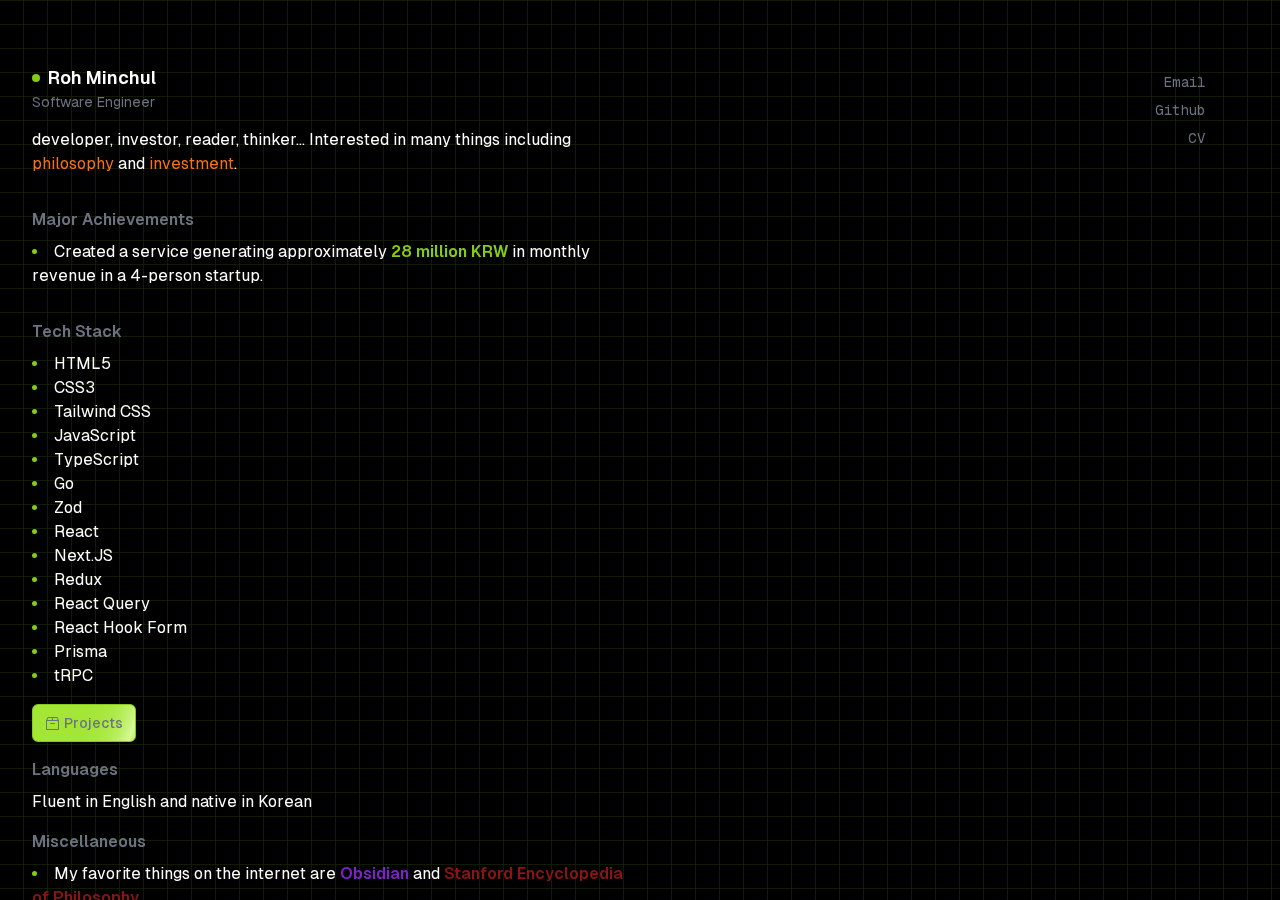
<file: index.html>
<!DOCTYPE html><html lang="en"><head><meta charSet="utf-8"/><meta name="viewport" content="width=device-width, initial-scale=1"/><meta name="google" content="notranslate"/><title>Roh Minchul</title><meta name="next-head-count" content="4"/><meta charSet="utf-8"/><link rel="icon" href="/favicon.ico"/><meta name="description" content="Visit my homepage and work with me!"/><meta property="og:site_name" content="Roh Minchul&#x27;s Website"/><link rel="preload" href="https://peter-roh.github.io/_next/static/media/ec1a1eae803b668e-s.p.woff2" as="font" type="font/woff2" crossorigin="anonymous" data-next-font="size-adjust"/><link rel="preload" href="https://peter-roh.github.io/_next/static/media/f980ec13b5b5e554.p.woff2" as="font" type="font/woff2" crossorigin="anonymous" data-next-font=""/><link rel="preload" href="https://peter-roh.github.io/_next/static/css/d211eb6450551e5d.css" as="style" crossorigin=""/><link rel="stylesheet" href="https://peter-roh.github.io/_next/static/css/d211eb6450551e5d.css" crossorigin="" data-n-g=""/><noscript data-n-css=""></noscript><script defer="" crossorigin="" nomodule="" src="https://peter-roh.github.io/_next/static/chunks/polyfills-c67a75d1b6f99dc8.js"></script><script src="https://peter-roh.github.io/_next/static/chunks/webpack-08e26522e5133fe4.js" defer="" crossorigin=""></script><script src="https://peter-roh.github.io/_next/static/chunks/framework-5429a50ba5373c56.js" defer="" crossorigin=""></script><script src="https://peter-roh.github.io/_next/static/chunks/main-a25bb6cd49197ab7.js" defer="" crossorigin=""></script><script src="https://peter-roh.github.io/_next/static/chunks/pages/_app-42515e37ee7d3c82.js" defer="" crossorigin=""></script><script src="https://peter-roh.github.io/_next/static/chunks/ee9ce975-901fb9ff8fdb90be.js" defer="" crossorigin=""></script><script src="https://peter-roh.github.io/_next/static/chunks/159-5fc48ce75196d358.js" defer="" crossorigin=""></script><script src="https://peter-roh.github.io/_next/static/chunks/pages/index-ad18c466ba9d36cb.js" defer="" crossorigin=""></script><script src="https://peter-roh.github.io/_next/static/B_cnewzha2nV6SLms2t1v/_buildManifest.js" defer="" crossorigin=""></script><script src="https://peter-roh.github.io/_next/static/B_cnewzha2nV6SLms2t1v/_ssgManifest.js" defer="" crossorigin=""></script></head><body><div id="__next"><main class="dark __variable_b247c4 __variable_15cfcf flex-y max-h-screen min-h-screen w-full cursor-crosshair overflow-hidden font-sans antialiased"><div class="flex-y relative min-h-screen w-full bg-white text-white bg-grid-lime-600 dark:bg-black dark:bg-grid-lime-500/[0.2]"><div class="overflow-hidden" style="transform:translateX(100%) translateZ(0)"><div class="page"><div class="flex min-h-full flex-col lg:flex-row"><div class="lg:flex-8 mb-5 lg:mb-0 lg:flex-1"><div><h1 class="flex items-center"><span class="inline-block h-2 w-2 rounded-full bg-lime-500"></span><span class="ml-2 text-lg font-semibold">Roh Minchul</span></h1><div class="text-sub">Software Engineer</div><div class="mt-4 text-base">developer, investor, reader, thinker... Interested in many things including<!-- --> <span class="text-orange-500">philosophy</span> and<!-- --> <span class="text-orange-500">investment</span>.</div></div><div class="mt-8"><h1 class="text-title">Major Achievements</h1><div class="mt-2"><ul class="list-inside list-disc font-sans marker:text-lime-500"><li>Created a service generating approximately<!-- --> <span class="font-semibold text-lime-500">28 million KRW</span> <!-- -->in monthly revenue in a 4-person startup.</li></ul></div></div><div class="mt-8"><h1 class="text-title">Tech Stack</h1><div class="mt-2"><ul class="list-inside list-disc font-sans marker:text-lime-500"><li>HTML5</li><li>CSS3</li><li>Tailwind CSS</li><li>JavaScript</li><li>TypeScript</li><li>Go</li><li>Zod</li><li>React</li><li>Next.JS</li><li>Redux</li><li>React Query</li><li>React Hook Form</li><li>Prisma</li><li>tRPC</li></ul></div></div><div class="mt-4"><button class="inline-flex animate-shimmer items-center justify-center rounded-md border border-lime-500 bg-[linear-gradient(110deg,#a3e635,45%,#d9f99d,55%,#a3e635)] bg-[length:200%_100%] px-3 py-2 text-sm font-medium text-gray-500 transition-colors focus:outline-none focus:ring-1 focus:ring-lime-500"><svg width="15" height="15" viewBox="0 0 15 15" fill="none" xmlns="http://www.w3.org/2000/svg" class="mr-1"><path d="M3.30902 1C2.93025 1 2.58398 1.214 2.41459 1.55279L1.05279 4.27639C1.01807 4.34582 1 4.42238 1 4.5V13C1 13.5523 1.44772 14 2 14H13C13.5523 14 14 13.5523 14 13V4.5C14 4.42238 13.9819 4.34582 13.9472 4.27639L12.5854 1.55281C12.416 1.21403 12.0698 1.00003 11.691 1.00003L7.5 1.00001L3.30902 1ZM3.30902 2L7 2.00001V4H2.30902L3.30902 2ZM8 4V2.00002L11.691 2.00003L12.691 4H8ZM7.5 5H13V13H2V5H7.5ZM5.5 7C5.22386 7 5 7.22386 5 7.5C5 7.77614 5.22386 8 5.5 8H9.5C9.77614 8 10 7.77614 10 7.5C10 7.22386 9.77614 7 9.5 7H5.5Z" fill="currentColor" fill-rule="evenodd" clip-rule="evenodd"></path></svg>Projects</button></div><div class="mt-4"><h1 class="text-title">Languages</h1><div class="mt-2">Fluent in English and native in Korean</div></div><div class="mt-4"><h1 class="text-title">Miscellaneous</h1><div class="mt-2"><ul class="list-inside list-disc font-sans marker:text-lime-500"><li>My favorite things on the internet are<!-- --> <a href="https://obsidian.md/" target="_blank" class="font-semibold text-purple-700 focus:outline-none focus:ring-1 focus:ring-purple-700">Obsidian</a><span> and </span><a href="https://plato.stanford.edu/" target="_blank" class="font-semibold text-[#8B1515] focus:outline-none focus:ring-1 focus:ring-[#8B1515]">Stanford Encyclopedia of Philosophy</a>.</li><li>One day, I will learn French and German.</li><li>I love listening to the history of Ancient Egypt.</li><li>Bitcoin is an astonishing concept and I realized it too late.</li></ul></div></div></div><aside class="mt-auto p-2 font-mono lg:mt-0 lg:flex-1"><div class="flex items-end gap-x-6 px-4 lg:flex-col lg:gap-y-2"><div class="text-sub flex-x-center group cursor-pointer hover:text-lime-400"><button class="focus:outline-none">Email</button><svg width="15" height="15" viewBox="0 0 15 15" fill="none" xmlns="http://www.w3.org/2000/svg" class="ml-1 opacity-0 lg:group-hover:opacity-100"><path d="M1 9.50006C1 10.3285 1.67157 11.0001 2.5 11.0001H4L4 10.0001H2.5C2.22386 10.0001 2 9.7762 2 9.50006L2 2.50006C2 2.22392 2.22386 2.00006 2.5 2.00006L9.5 2.00006C9.77614 2.00006 10 2.22392 10 2.50006V4.00002H5.5C4.67158 4.00002 4 4.67159 4 5.50002V12.5C4 13.3284 4.67158 14 5.5 14H12.5C13.3284 14 14 13.3284 14 12.5V5.50002C14 4.67159 13.3284 4.00002 12.5 4.00002H11V2.50006C11 1.67163 10.3284 1.00006 9.5 1.00006H2.5C1.67157 1.00006 1 1.67163 1 2.50006V9.50006ZM5 5.50002C5 5.22388 5.22386 5.00002 5.5 5.00002H12.5C12.7761 5.00002 13 5.22388 13 5.50002V12.5C13 12.7762 12.7761 13 12.5 13H5.5C5.22386 13 5 12.7762 5 12.5V5.50002Z" fill="currentColor" fill-rule="evenodd" clip-rule="evenodd"></path></svg></div><div class="text-sub flex-x-center group cursor-pointer hover:text-lime-400"><button class="focus:outline-none focus:ring-1 focus:ring-lime-500">Github</button><svg width="15" height="15" viewBox="0 0 15 15" fill="none" xmlns="http://www.w3.org/2000/svg" class="ml-1 opacity-0 lg:group-hover:opacity-100"><path fill-rule="evenodd" clip-rule="evenodd" d="M12 13C12.5523 13 13 12.5523 13 12V3C13 2.44771 12.5523 2 12 2H3C2.44771 2 2 2.44771 2 3V6.5C2 6.77614 2.22386 7 2.5 7C2.77614 7 3 6.77614 3 6.5V3H12V12H8.5C8.22386 12 8 12.2239 8 12.5C8 12.7761 8.22386 13 8.5 13H12ZM9 6.5C9 6.5001 9 6.50021 9 6.50031V6.50035V9.5C9 9.77614 8.77614 10 8.5 10C8.22386 10 8 9.77614 8 9.5V7.70711L2.85355 12.8536C2.65829 13.0488 2.34171 13.0488 2.14645 12.8536C1.95118 12.6583 1.95118 12.3417 2.14645 12.1464L7.29289 7H5.5C5.22386 7 5 6.77614 5 6.5C5 6.22386 5.22386 6 5.5 6H8.5C8.56779 6 8.63244 6.01349 8.69139 6.03794C8.74949 6.06198 8.80398 6.09744 8.85143 6.14433C8.94251 6.23434 8.9992 6.35909 8.99999 6.49708L8.99999 6.49738" fill="currentColor"></path></svg></div><div class="text-sub flex-x-center group cursor-pointer hover:text-lime-400"><button class="focus:outline-none focus:ring-1 focus:ring-lime-500">CV</button><svg width="15" height="15" viewBox="0 0 15 15" fill="none" xmlns="http://www.w3.org/2000/svg" class="ml-1 opacity-0 lg:group-hover:opacity-100"><path fill-rule="evenodd" clip-rule="evenodd" d="M12 13C12.5523 13 13 12.5523 13 12V3C13 2.44771 12.5523 2 12 2H3C2.44771 2 2 2.44771 2 3V6.5C2 6.77614 2.22386 7 2.5 7C2.77614 7 3 6.77614 3 6.5V3H12V12H8.5C8.22386 12 8 12.2239 8 12.5C8 12.7761 8.22386 13 8.5 13H12ZM9 6.5C9 6.5001 9 6.50021 9 6.50031V6.50035V9.5C9 9.77614 8.77614 10 8.5 10C8.22386 10 8 9.77614 8 9.5V7.70711L2.85355 12.8536C2.65829 13.0488 2.34171 13.0488 2.14645 12.8536C1.95118 12.6583 1.95118 12.3417 2.14645 12.1464L7.29289 7H5.5C5.22386 7 5 6.77614 5 6.5C5 6.22386 5.22386 6 5.5 6H8.5C8.56779 6 8.63244 6.01349 8.69139 6.03794C8.74949 6.06198 8.80398 6.09744 8.85143 6.14433C8.94251 6.23434 8.9992 6.35909 8.99999 6.49708L8.99999 6.49738" fill="currentColor"></path></svg></div></div></aside></div></div></div></div></main></div><script id="__NEXT_DATA__" type="application/json" crossorigin="">{"props":{"pageProps":{}},"page":"/","query":{},"buildId":"B_cnewzha2nV6SLms2t1v","assetPrefix":"https://peter-roh.github.io","nextExport":true,"autoExport":true,"isFallback":false,"scriptLoader":[]}</script></body></html>
</file>
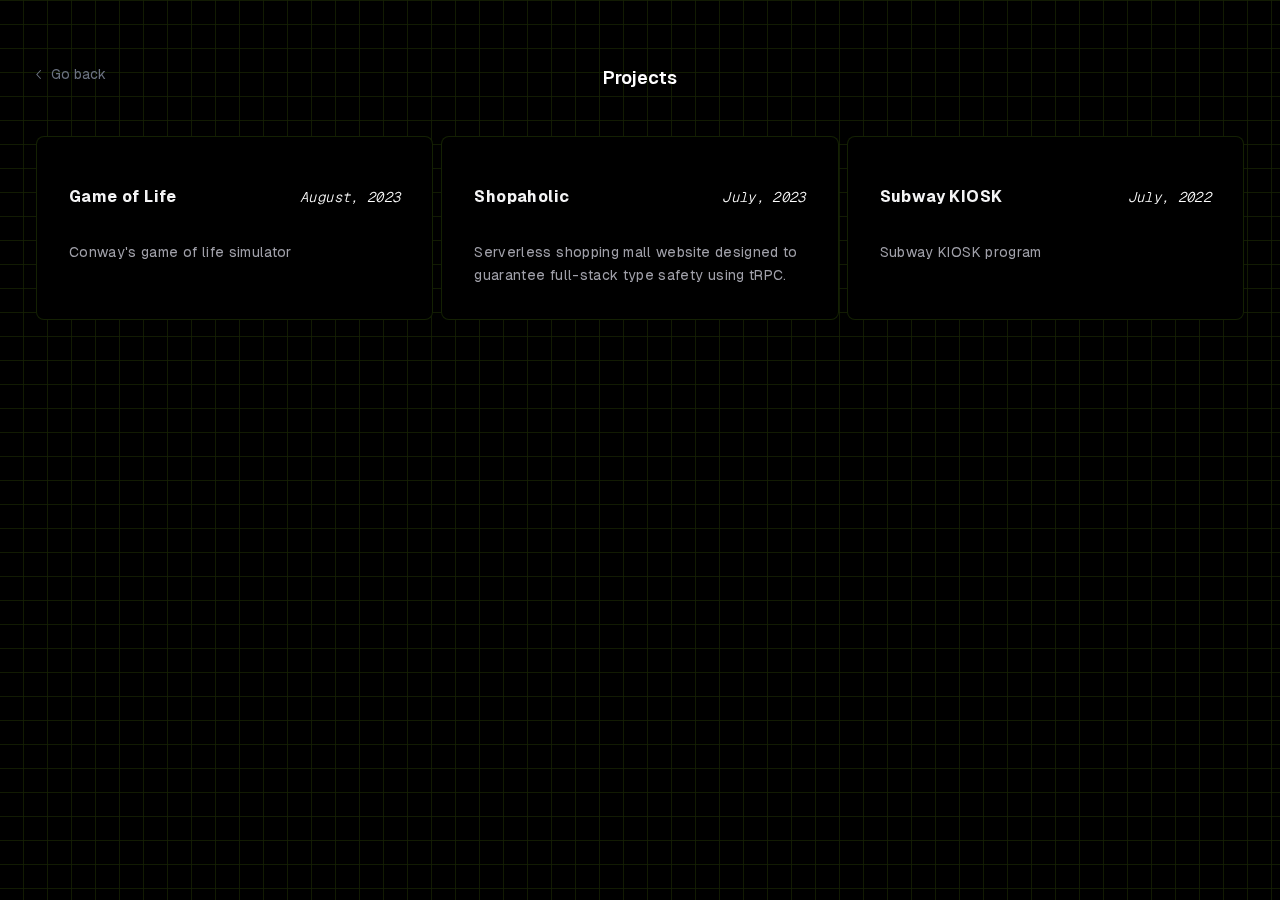
<file: projects.html>
<!DOCTYPE html><html lang="en"><head><meta charSet="utf-8"/><meta name="viewport" content="width=device-width, initial-scale=1"/><meta name="google" content="notranslate"/><title>Projects | Roh Minchul</title><meta name="next-head-count" content="4"/><meta charSet="utf-8"/><link rel="icon" href="/favicon.ico"/><meta name="description" content="Visit my homepage and work with me!"/><meta property="og:site_name" content="Roh Minchul&#x27;s Website"/><link rel="preload" href="https://peter-roh.github.io/_next/static/media/ec1a1eae803b668e-s.p.woff2" as="font" type="font/woff2" crossorigin="anonymous" data-next-font="size-adjust"/><link rel="preload" href="https://peter-roh.github.io/_next/static/media/f980ec13b5b5e554.p.woff2" as="font" type="font/woff2" crossorigin="anonymous" data-next-font=""/><link rel="preload" href="https://peter-roh.github.io/_next/static/css/d211eb6450551e5d.css" as="style" crossorigin=""/><link rel="stylesheet" href="https://peter-roh.github.io/_next/static/css/d211eb6450551e5d.css" crossorigin="" data-n-g=""/><noscript data-n-css=""></noscript><script defer="" crossorigin="" nomodule="" src="https://peter-roh.github.io/_next/static/chunks/polyfills-c67a75d1b6f99dc8.js"></script><script src="https://peter-roh.github.io/_next/static/chunks/webpack-08e26522e5133fe4.js" defer="" crossorigin=""></script><script src="https://peter-roh.github.io/_next/static/chunks/framework-5429a50ba5373c56.js" defer="" crossorigin=""></script><script src="https://peter-roh.github.io/_next/static/chunks/main-a25bb6cd49197ab7.js" defer="" crossorigin=""></script><script src="https://peter-roh.github.io/_next/static/chunks/pages/_app-42515e37ee7d3c82.js" defer="" crossorigin=""></script><script src="https://peter-roh.github.io/_next/static/chunks/ee9ce975-901fb9ff8fdb90be.js" defer="" crossorigin=""></script><script src="https://peter-roh.github.io/_next/static/chunks/159-5fc48ce75196d358.js" defer="" crossorigin=""></script><script src="https://peter-roh.github.io/_next/static/chunks/664-bd157c0c144b8096.js" defer="" crossorigin=""></script><script src="https://peter-roh.github.io/_next/static/chunks/pages/projects-a8b5a046a7079b84.js" defer="" crossorigin=""></script><script src="https://peter-roh.github.io/_next/static/B_cnewzha2nV6SLms2t1v/_buildManifest.js" defer="" crossorigin=""></script><script src="https://peter-roh.github.io/_next/static/B_cnewzha2nV6SLms2t1v/_ssgManifest.js" defer="" crossorigin=""></script></head><body><div id="__next"><main class="dark __variable_b247c4 __variable_15cfcf flex-y max-h-screen min-h-screen w-full cursor-crosshair overflow-hidden font-sans antialiased"><div class="flex-y relative min-h-screen w-full bg-white text-white bg-grid-lime-600 dark:bg-black dark:bg-grid-lime-500/[0.2]"><div class="overflow-hidden" style="transform:translateX(100%) translateZ(0)"><div class="page"><div class="grid grid-cols-3"><a href="/"><div class="text-sub flex cursor-pointer items-center"><svg width="15" height="15" viewBox="0 0 15 15" fill="none" xmlns="http://www.w3.org/2000/svg"><path d="M8.84182 3.13514C9.04327 3.32401 9.05348 3.64042 8.86462 3.84188L5.43521 7.49991L8.86462 11.1579C9.05348 11.3594 9.04327 11.6758 8.84182 11.8647C8.64036 12.0535 8.32394 12.0433 8.13508 11.8419L4.38508 7.84188C4.20477 7.64955 4.20477 7.35027 4.38508 7.15794L8.13508 3.15794C8.32394 2.95648 8.64036 2.94628 8.84182 3.13514Z" fill="currentColor" fill-rule="evenodd" clip-rule="evenodd"></path></svg><span class="ml-1">Go back</span></div></a><div class="mx-auto text-lg font-semibold">Projects</div><div></div></div><div class="grid grid-cols-1 py-10 md:grid-cols-2 lg:grid-cols-3"><a class="group relative block h-full w-full p-1" href="/projects/game-of-life"><div class="relative z-20 h-full w-full overflow-hidden rounded-lg border border-transparent bg-black p-4 group-hover:border-lime-600 dark:border-lime-600/[0.2]"><div class="relative z-50"><div class="p-4"><div class="flex items-center justify-between"><h4 class="mt-4 font-bold tracking-wide text-zinc-100">Game of Life</h4><div class="text-zinc-400, mt-4 font-mono text-sm font-light italic tracking-wide">August, 2023</div></div><p class="mt-8 text-sm leading-relaxed tracking-wide text-zinc-400">Conway&#x27;s game of life simulator</p></div></div></div></a><a class="group relative block h-full w-full p-1" href="/projects/shopaholic"><div class="relative z-20 h-full w-full overflow-hidden rounded-lg border border-transparent bg-black p-4 group-hover:border-lime-600 dark:border-lime-600/[0.2]"><div class="relative z-50"><div class="p-4"><div class="flex items-center justify-between"><h4 class="mt-4 font-bold tracking-wide text-zinc-100">Shopaholic</h4><div class="text-zinc-400, mt-4 font-mono text-sm font-light italic tracking-wide">July, 2023</div></div><p class="mt-8 text-sm leading-relaxed tracking-wide text-zinc-400">Serverless shopping mall website designed to guarantee full-stack type safety using tRPC.</p></div></div></div></a><a class="group relative block h-full w-full p-1" href="/projects/subway"><div class="relative z-20 h-full w-full overflow-hidden rounded-lg border border-transparent bg-black p-4 group-hover:border-lime-600 dark:border-lime-600/[0.2]"><div class="relative z-50"><div class="p-4"><div class="flex items-center justify-between"><h4 class="mt-4 font-bold tracking-wide text-zinc-100">Subway KIOSK</h4><div class="text-zinc-400, mt-4 font-mono text-sm font-light italic tracking-wide">July, 2022</div></div><p class="mt-8 text-sm leading-relaxed tracking-wide text-zinc-400">Subway KIOSK program</p></div></div></div></a></div></div></div></div></main></div><script id="__NEXT_DATA__" type="application/json" crossorigin="">{"props":{"pageProps":{}},"page":"/projects","query":{},"buildId":"B_cnewzha2nV6SLms2t1v","assetPrefix":"https://peter-roh.github.io","nextExport":true,"autoExport":true,"isFallback":false,"scriptLoader":[]}</script></body></html>
</file>
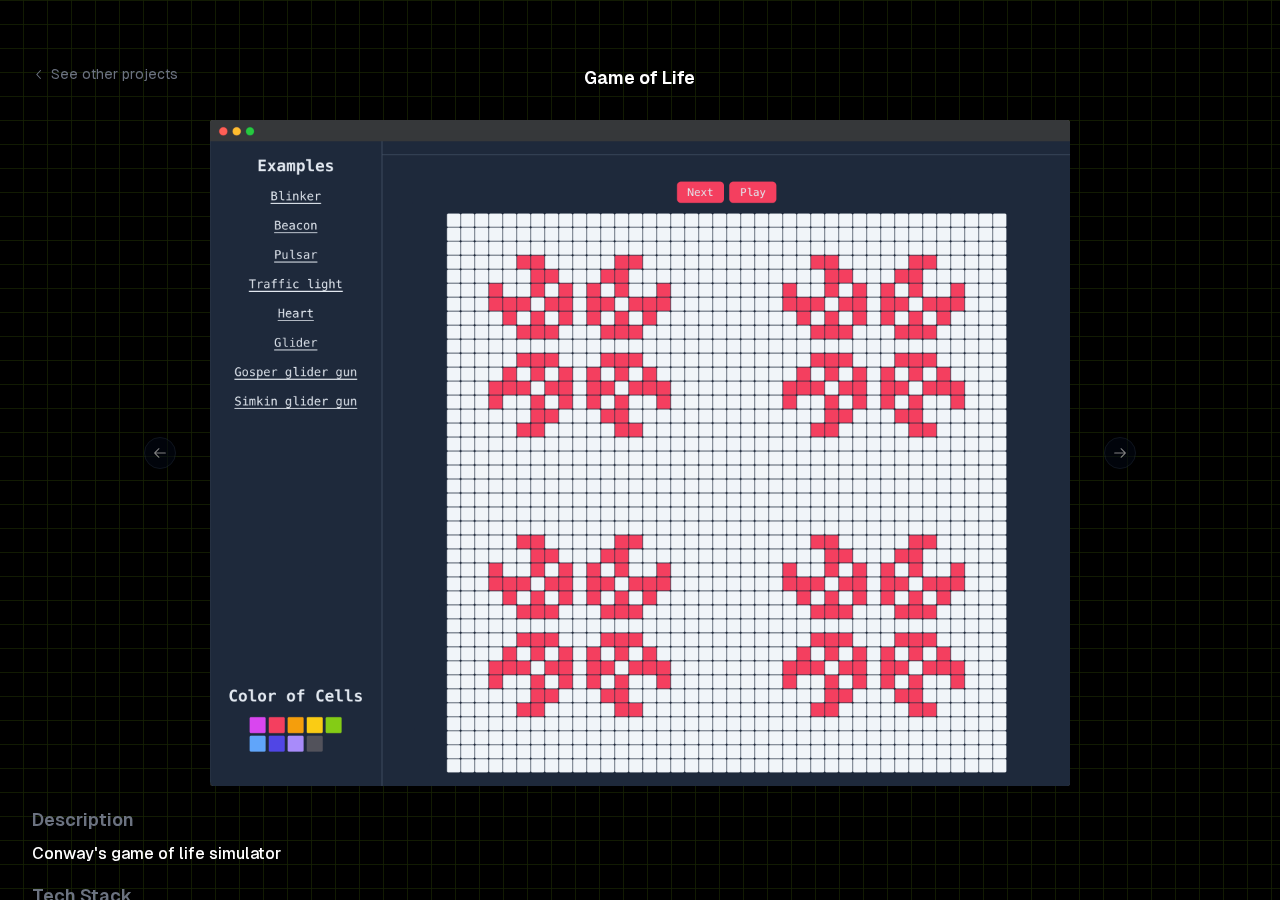
<file: projects/game-of-life.html>
<!DOCTYPE html><html lang="en"><head><meta charSet="utf-8"/><meta name="viewport" content="width=device-width, initial-scale=1"/><meta name="google" content="notranslate"/><title>Game of Life | Roh Minchul</title><meta name="next-head-count" content="4"/><meta charSet="utf-8"/><link rel="icon" href="/favicon.ico"/><meta name="description" content="Visit my homepage and work with me!"/><meta property="og:site_name" content="Roh Minchul&#x27;s Website"/><link rel="preload" href="https://peter-roh.github.io/_next/static/media/ec1a1eae803b668e-s.p.woff2" as="font" type="font/woff2" crossorigin="anonymous" data-next-font="size-adjust"/><link rel="preload" href="https://peter-roh.github.io/_next/static/media/f980ec13b5b5e554.p.woff2" as="font" type="font/woff2" crossorigin="anonymous" data-next-font=""/><link rel="preload" href="https://peter-roh.github.io/_next/static/css/d211eb6450551e5d.css" as="style" crossorigin=""/><link rel="stylesheet" href="https://peter-roh.github.io/_next/static/css/d211eb6450551e5d.css" crossorigin="" data-n-g=""/><noscript data-n-css=""></noscript><script defer="" crossorigin="" nomodule="" src="https://peter-roh.github.io/_next/static/chunks/polyfills-c67a75d1b6f99dc8.js"></script><script src="https://peter-roh.github.io/_next/static/chunks/webpack-08e26522e5133fe4.js" defer="" crossorigin=""></script><script src="https://peter-roh.github.io/_next/static/chunks/framework-5429a50ba5373c56.js" defer="" crossorigin=""></script><script src="https://peter-roh.github.io/_next/static/chunks/main-a25bb6cd49197ab7.js" defer="" crossorigin=""></script><script src="https://peter-roh.github.io/_next/static/chunks/pages/_app-42515e37ee7d3c82.js" defer="" crossorigin=""></script><script src="https://peter-roh.github.io/_next/static/chunks/ee9ce975-901fb9ff8fdb90be.js" defer="" crossorigin=""></script><script src="https://peter-roh.github.io/_next/static/chunks/159-5fc48ce75196d358.js" defer="" crossorigin=""></script><script src="https://peter-roh.github.io/_next/static/chunks/664-bd157c0c144b8096.js" defer="" crossorigin=""></script><script src="https://peter-roh.github.io/_next/static/chunks/379-3c5b54657f07bfd2.js" defer="" crossorigin=""></script><script src="https://peter-roh.github.io/_next/static/chunks/pages/projects/game-of-life-b0142725f8a9f361.js" defer="" crossorigin=""></script><script src="https://peter-roh.github.io/_next/static/B_cnewzha2nV6SLms2t1v/_buildManifest.js" defer="" crossorigin=""></script><script src="https://peter-roh.github.io/_next/static/B_cnewzha2nV6SLms2t1v/_ssgManifest.js" defer="" crossorigin=""></script></head><body><div id="__next"><main class="dark __variable_b247c4 __variable_15cfcf flex-y max-h-screen min-h-screen w-full cursor-crosshair overflow-hidden font-sans antialiased"><div class="flex-y relative min-h-screen w-full bg-white text-white bg-grid-lime-600 dark:bg-black dark:bg-grid-lime-500/[0.2]"><div class="overflow-hidden" style="transform:translateX(100%) translateZ(0)"><div class="page"><div class="grid grid-cols-3"><a href="/projects"><div class="text-sub flex cursor-pointer items-center"><svg width="15" height="15" viewBox="0 0 15 15" fill="none" xmlns="http://www.w3.org/2000/svg"><path d="M8.84182 3.13514C9.04327 3.32401 9.05348 3.64042 8.86462 3.84188L5.43521 7.49991L8.86462 11.1579C9.05348 11.3594 9.04327 11.6758 8.84182 11.8647C8.64036 12.0535 8.32394 12.0433 8.13508 11.8419L4.38508 7.84188C4.20477 7.64955 4.20477 7.35027 4.38508 7.15794L8.13508 3.15794C8.32394 2.95648 8.64036 2.94628 8.84182 3.13514Z" fill="currentColor" fill-rule="evenodd" clip-rule="evenodd"></path></svg><span class="ml-1">See other projects</span></div></a><div class="mx-auto text-center text-lg font-semibold">Game of Life</div><div></div></div><div class="w-full"><div class="flex-x-center mt-6"><div class="relative w-full max-w-xs lg:max-w-4xl" role="region" aria-roledescription="carousel"><div class="overflow-hidden"><div class="flex -ml-4"><div role="group" aria-roledescription="slide" class="min-w-0 shrink-0 grow-0 basis-full pl-4"><div class="p-1"><img class="aspect-[4/3] object-contain" src="https://peter-roh.github.io/_next/static/media/game-of-life.18356cb5.png" alt="Game of Life simulator - Pulsar pattern"/></div></div></div></div><button class="inline-flex items-center justify-center whitespace-nowrap text-sm font-medium transition-colors focus-visible:outline-none focus-visible:ring-1 focus-visible:ring-ring disabled:pointer-events-none disabled:opacity-50 border border-input bg-background shadow-sm hover:bg-accent hover:text-accent-foreground absolute h-8 w-8 rounded-full -left-12 top-1/2 -translate-y-1/2" disabled=""><svg width="15" height="15" viewBox="0 0 15 15" fill="none" xmlns="http://www.w3.org/2000/svg" class="h-4 w-4"><path d="M6.85355 3.14645C7.04882 3.34171 7.04882 3.65829 6.85355 3.85355L3.70711 7H12.5C12.7761 7 13 7.22386 13 7.5C13 7.77614 12.7761 8 12.5 8H3.70711L6.85355 11.1464C7.04882 11.3417 7.04882 11.6583 6.85355 11.8536C6.65829 12.0488 6.34171 12.0488 6.14645 11.8536L2.14645 7.85355C1.95118 7.65829 1.95118 7.34171 2.14645 7.14645L6.14645 3.14645C6.34171 2.95118 6.65829 2.95118 6.85355 3.14645Z" fill="currentColor" fill-rule="evenodd" clip-rule="evenodd"></path></svg><span class="sr-only">Previous slide</span></button><button class="inline-flex items-center justify-center whitespace-nowrap text-sm font-medium transition-colors focus-visible:outline-none focus-visible:ring-1 focus-visible:ring-ring disabled:pointer-events-none disabled:opacity-50 border border-input bg-background shadow-sm hover:bg-accent hover:text-accent-foreground absolute h-8 w-8 rounded-full -right-12 top-1/2 -translate-y-1/2" disabled=""><svg width="15" height="15" viewBox="0 0 15 15" fill="none" xmlns="http://www.w3.org/2000/svg" class="h-4 w-4"><path d="M8.14645 3.14645C8.34171 2.95118 8.65829 2.95118 8.85355 3.14645L12.8536 7.14645C13.0488 7.34171 13.0488 7.65829 12.8536 7.85355L8.85355 11.8536C8.65829 12.0488 8.34171 12.0488 8.14645 11.8536C7.95118 11.6583 7.95118 11.3417 8.14645 11.1464L11.2929 8H2.5C2.22386 8 2 7.77614 2 7.5C2 7.22386 2.22386 7 2.5 7H11.2929L8.14645 3.85355C7.95118 3.65829 7.95118 3.34171 8.14645 3.14645Z" fill="currentColor" fill-rule="evenodd" clip-rule="evenodd"></path></svg><span class="sr-only">Next slide</span></button></div></div></div><div class="project-section"><p class="project-title">Description</p><div class="mt-2 font-medium">Conway&#x27;s game of life simulator</div></div><div class="project-section"><p class="project-title">Tech Stack</p><div class="mt-2 font-medium"><ul class="project-ul"><li>Typescript</li><li>React</li><li>Tailwind CSS</li></ul></div></div><div class="project-section"><p class="project-title">Website Link</p><div class="mt-2 font-medium"><ul class="project-ul"><li class="project-li-link">https://peter-roh.github.io/game-of-life/</li></ul></div></div><div class="project-section"><p class="project-title">Github Repository</p><div class="mt-2 font-medium"><ul class="project-ul"><li class="project-li-link">https://github.com/Peter-Roh/game-of-life</li></ul></div></div><div class="project-section"><p class="project-title">Reference</p><div class="mt-2 font-medium"><ul class="project-ul"><li class="project-li-link">https://en.wikipedia.org/wiki/Conway%27s_Game_of_Life</li></ul></div></div></div></div></div></main></div><script id="__NEXT_DATA__" type="application/json" crossorigin="">{"props":{"pageProps":{}},"page":"/projects/game-of-life","query":{},"buildId":"B_cnewzha2nV6SLms2t1v","assetPrefix":"https://peter-roh.github.io","nextExport":true,"autoExport":true,"isFallback":false,"scriptLoader":[]}</script></body></html>
</file>
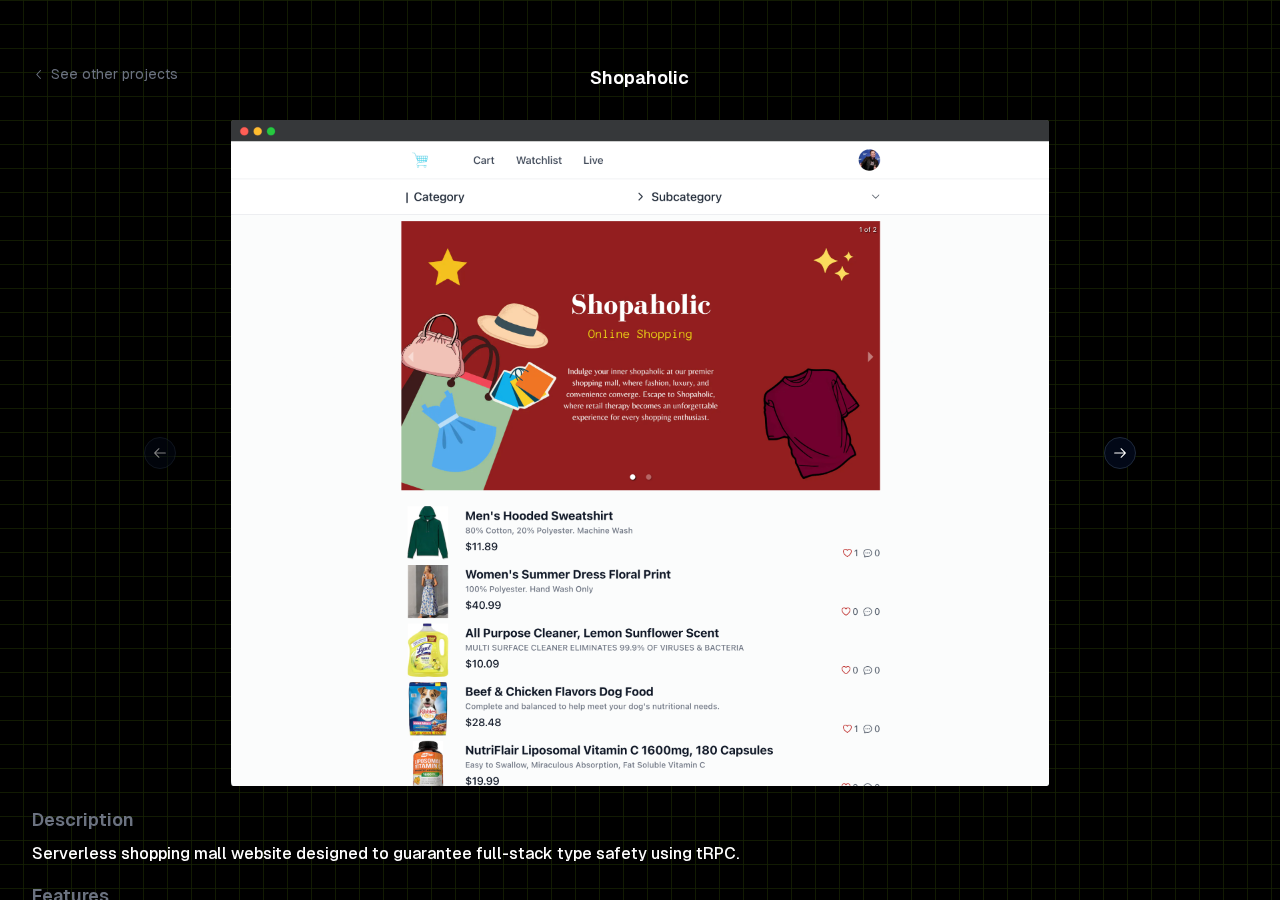
<file: projects/shopaholic.html>
<!DOCTYPE html><html lang="en"><head><meta charSet="utf-8"/><meta name="viewport" content="width=device-width, initial-scale=1"/><meta name="google" content="notranslate"/><title>Shopaholic | Roh Minchul</title><meta name="next-head-count" content="4"/><meta charSet="utf-8"/><link rel="icon" href="/favicon.ico"/><meta name="description" content="Visit my homepage and work with me!"/><meta property="og:site_name" content="Roh Minchul&#x27;s Website"/><link rel="preload" href="https://peter-roh.github.io/_next/static/media/ec1a1eae803b668e-s.p.woff2" as="font" type="font/woff2" crossorigin="anonymous" data-next-font="size-adjust"/><link rel="preload" href="https://peter-roh.github.io/_next/static/media/f980ec13b5b5e554.p.woff2" as="font" type="font/woff2" crossorigin="anonymous" data-next-font=""/><link rel="preload" href="https://peter-roh.github.io/_next/static/css/d211eb6450551e5d.css" as="style" crossorigin=""/><link rel="stylesheet" href="https://peter-roh.github.io/_next/static/css/d211eb6450551e5d.css" crossorigin="" data-n-g=""/><noscript data-n-css=""></noscript><script defer="" crossorigin="" nomodule="" src="https://peter-roh.github.io/_next/static/chunks/polyfills-c67a75d1b6f99dc8.js"></script><script src="https://peter-roh.github.io/_next/static/chunks/webpack-08e26522e5133fe4.js" defer="" crossorigin=""></script><script src="https://peter-roh.github.io/_next/static/chunks/framework-5429a50ba5373c56.js" defer="" crossorigin=""></script><script src="https://peter-roh.github.io/_next/static/chunks/main-a25bb6cd49197ab7.js" defer="" crossorigin=""></script><script src="https://peter-roh.github.io/_next/static/chunks/pages/_app-42515e37ee7d3c82.js" defer="" crossorigin=""></script><script src="https://peter-roh.github.io/_next/static/chunks/ee9ce975-901fb9ff8fdb90be.js" defer="" crossorigin=""></script><script src="https://peter-roh.github.io/_next/static/chunks/159-5fc48ce75196d358.js" defer="" crossorigin=""></script><script src="https://peter-roh.github.io/_next/static/chunks/664-bd157c0c144b8096.js" defer="" crossorigin=""></script><script src="https://peter-roh.github.io/_next/static/chunks/379-3c5b54657f07bfd2.js" defer="" crossorigin=""></script><script src="https://peter-roh.github.io/_next/static/chunks/pages/projects/shopaholic-5d91088c1c3e6377.js" defer="" crossorigin=""></script><script src="https://peter-roh.github.io/_next/static/B_cnewzha2nV6SLms2t1v/_buildManifest.js" defer="" crossorigin=""></script><script src="https://peter-roh.github.io/_next/static/B_cnewzha2nV6SLms2t1v/_ssgManifest.js" defer="" crossorigin=""></script></head><body><div id="__next"><main class="dark __variable_b247c4 __variable_15cfcf flex-y max-h-screen min-h-screen w-full cursor-crosshair overflow-hidden font-sans antialiased"><div class="flex-y relative min-h-screen w-full bg-white text-white bg-grid-lime-600 dark:bg-black dark:bg-grid-lime-500/[0.2]"><div class="overflow-hidden" style="transform:translateX(100%) translateZ(0)"><div class="page"><div class="grid grid-cols-3"><a href="/projects"><div class="text-sub flex cursor-pointer items-center"><svg width="15" height="15" viewBox="0 0 15 15" fill="none" xmlns="http://www.w3.org/2000/svg"><path d="M8.84182 3.13514C9.04327 3.32401 9.05348 3.64042 8.86462 3.84188L5.43521 7.49991L8.86462 11.1579C9.05348 11.3594 9.04327 11.6758 8.84182 11.8647C8.64036 12.0535 8.32394 12.0433 8.13508 11.8419L4.38508 7.84188C4.20477 7.64955 4.20477 7.35027 4.38508 7.15794L8.13508 3.15794C8.32394 2.95648 8.64036 2.94628 8.84182 3.13514Z" fill="currentColor" fill-rule="evenodd" clip-rule="evenodd"></path></svg><span class="ml-1">See other projects</span></div></a><div class="mx-auto text-center text-lg font-semibold">Shopaholic</div><div></div></div><div class="w-full"><div class="flex-x-center mt-6"><div class="relative w-full max-w-xs lg:max-w-4xl" role="region" aria-roledescription="carousel"><div class="overflow-hidden"><div class="flex -ml-4"><div role="group" aria-roledescription="slide" class="min-w-0 shrink-0 grow-0 basis-full pl-4"><div class="p-1"><img class="aspect-[4/3] object-contain" src="https://peter-roh.github.io/_next/static/media/shopaholic.7d63d54f.png" alt="Main Page"/></div></div><div role="group" aria-roledescription="slide" class="min-w-0 shrink-0 grow-0 basis-full pl-4"><div class="p-1"><img class="aspect-[4/3] object-contain" src="https://peter-roh.github.io/_next/static/media/shopaholic_item.a4313026.png" alt="Item Page ( Mobile )"/></div></div><div role="group" aria-roledescription="slide" class="min-w-0 shrink-0 grow-0 basis-full pl-4"><div class="p-1"><img class="aspect-[4/3] object-contain" src="https://peter-roh.github.io/_next/static/media/shopaholic_report.c1a433fb.png" alt="Sales Report Page"/></div></div></div></div><button class="inline-flex items-center justify-center whitespace-nowrap text-sm font-medium transition-colors focus-visible:outline-none focus-visible:ring-1 focus-visible:ring-ring disabled:pointer-events-none disabled:opacity-50 border border-input bg-background shadow-sm hover:bg-accent hover:text-accent-foreground absolute h-8 w-8 rounded-full -left-12 top-1/2 -translate-y-1/2" disabled=""><svg width="15" height="15" viewBox="0 0 15 15" fill="none" xmlns="http://www.w3.org/2000/svg" class="h-4 w-4"><path d="M6.85355 3.14645C7.04882 3.34171 7.04882 3.65829 6.85355 3.85355L3.70711 7H12.5C12.7761 7 13 7.22386 13 7.5C13 7.77614 12.7761 8 12.5 8H3.70711L6.85355 11.1464C7.04882 11.3417 7.04882 11.6583 6.85355 11.8536C6.65829 12.0488 6.34171 12.0488 6.14645 11.8536L2.14645 7.85355C1.95118 7.65829 1.95118 7.34171 2.14645 7.14645L6.14645 3.14645C6.34171 2.95118 6.65829 2.95118 6.85355 3.14645Z" fill="currentColor" fill-rule="evenodd" clip-rule="evenodd"></path></svg><span class="sr-only">Previous slide</span></button><button class="inline-flex items-center justify-center whitespace-nowrap text-sm font-medium transition-colors focus-visible:outline-none focus-visible:ring-1 focus-visible:ring-ring disabled:pointer-events-none disabled:opacity-50 border border-input bg-background shadow-sm hover:bg-accent hover:text-accent-foreground absolute h-8 w-8 rounded-full -right-12 top-1/2 -translate-y-1/2" disabled=""><svg width="15" height="15" viewBox="0 0 15 15" fill="none" xmlns="http://www.w3.org/2000/svg" class="h-4 w-4"><path d="M8.14645 3.14645C8.34171 2.95118 8.65829 2.95118 8.85355 3.14645L12.8536 7.14645C13.0488 7.34171 13.0488 7.65829 12.8536 7.85355L8.85355 11.8536C8.65829 12.0488 8.34171 12.0488 8.14645 11.8536C7.95118 11.6583 7.95118 11.3417 8.14645 11.1464L11.2929 8H2.5C2.22386 8 2 7.77614 2 7.5C2 7.22386 2.22386 7 2.5 7H11.2929L8.14645 3.85355C7.95118 3.65829 7.95118 3.34171 8.14645 3.14645Z" fill="currentColor" fill-rule="evenodd" clip-rule="evenodd"></path></svg><span class="sr-only">Next slide</span></button></div></div></div><div class="project-section"><p class="project-title">Description</p><div class="mt-2 font-medium">Serverless shopping mall website designed to guarantee full-stack type safety using tRPC.</div></div><div class="project-section"><p class="project-title">Features</p><div class="mt-2 font-medium"><ul class="project-ul"><li>Responsive Design</li><li>CRUD operations with tRPC and Prisma</li><li>Full-stack type safety</li><li>Passwordless - login</li><li>Rate limiting using upstash</li><li>Store and optimize images using Cloudflare Images</li><li>Live streaming using Cloudflare Stream</li></ul></div></div><div class="project-section"><p class="project-title">Tech Stack</p><div class="mt-2 font-medium"><ul class="project-ul"><li>Typescript</li><li>Next.JS</li><li>Tailwind CSS</li><li>Prisma</li><li>tRPC</li></ul></div></div><div class="project-section"><p class="project-title">Development personnel &amp; Duration</p><div class="mt-2 font-medium">1 person, 4 months</div></div><div class="project-section"><p class="project-title">Github Repository</p><div class="mt-2 font-medium"><ul class="project-ul"><li class="project-li-link">https://github.com/Peter-Roh/shopaholic</li></ul></div></div><div class="project-section"><p class="project-title">Demonstration Videos</p><div class="mt-2 font-medium"><ul class="project-ul"><li class="project-li-link">Passwordless - login</li><li class="project-li-link">Demo video</li><li class="project-li-link">Live streaming</li></ul></div></div></div></div></div></main></div><script id="__NEXT_DATA__" type="application/json" crossorigin="">{"props":{"pageProps":{}},"page":"/projects/shopaholic","query":{},"buildId":"B_cnewzha2nV6SLms2t1v","assetPrefix":"https://peter-roh.github.io","nextExport":true,"autoExport":true,"isFallback":false,"scriptLoader":[]}</script></body></html>
</file>
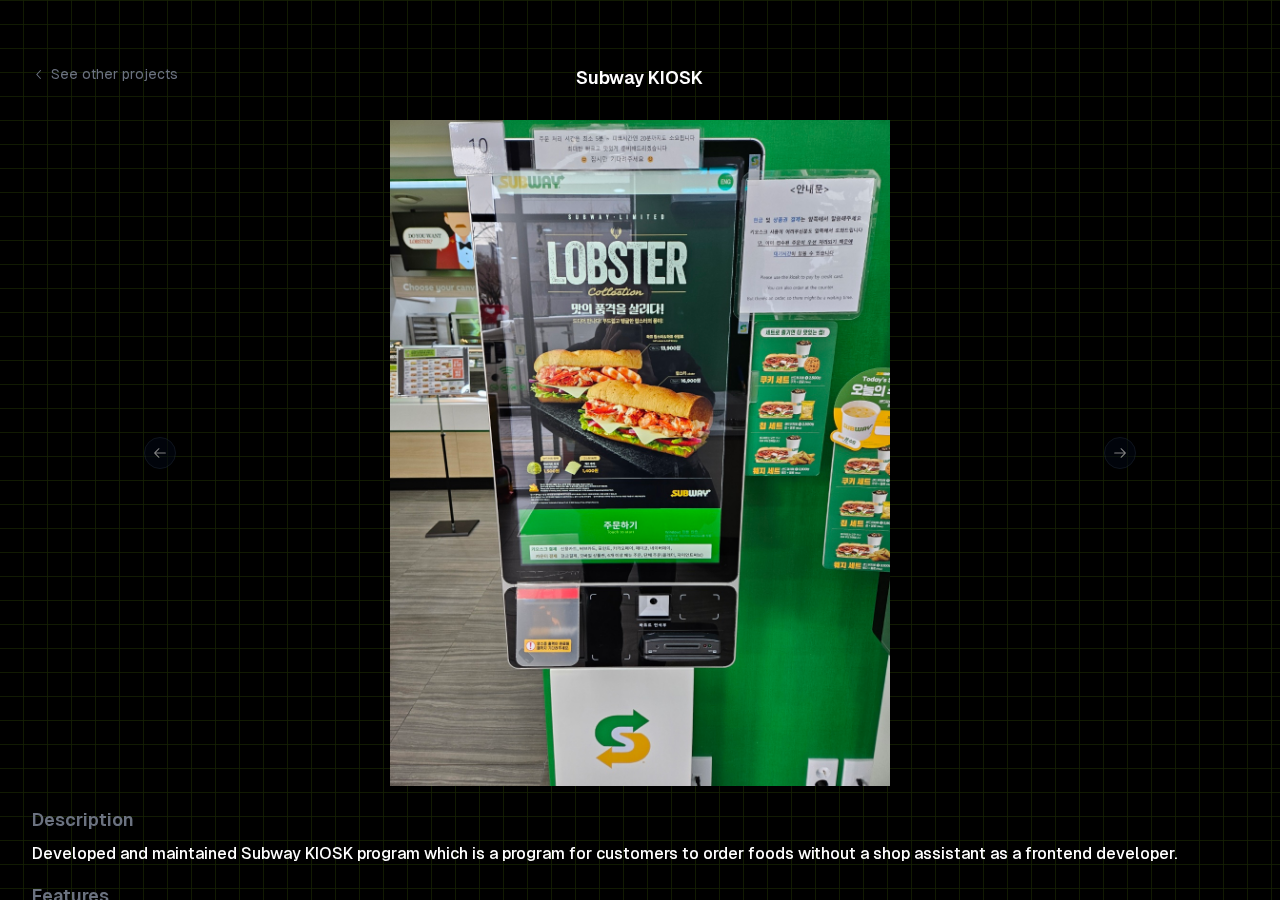
<file: projects/subway.html>
<!DOCTYPE html><html lang="en"><head><meta charSet="utf-8"/><meta name="viewport" content="width=device-width, initial-scale=1"/><meta name="google" content="notranslate"/><title>Subway KIOSK | Roh Minchul</title><meta name="next-head-count" content="4"/><meta charSet="utf-8"/><link rel="icon" href="/favicon.ico"/><meta name="description" content="Visit my homepage and work with me!"/><meta property="og:site_name" content="Roh Minchul&#x27;s Website"/><link rel="preload" href="https://peter-roh.github.io/_next/static/media/ec1a1eae803b668e-s.p.woff2" as="font" type="font/woff2" crossorigin="anonymous" data-next-font="size-adjust"/><link rel="preload" href="https://peter-roh.github.io/_next/static/media/f980ec13b5b5e554.p.woff2" as="font" type="font/woff2" crossorigin="anonymous" data-next-font=""/><link rel="preload" href="https://peter-roh.github.io/_next/static/css/d211eb6450551e5d.css" as="style" crossorigin=""/><link rel="stylesheet" href="https://peter-roh.github.io/_next/static/css/d211eb6450551e5d.css" crossorigin="" data-n-g=""/><noscript data-n-css=""></noscript><script defer="" crossorigin="" nomodule="" src="https://peter-roh.github.io/_next/static/chunks/polyfills-c67a75d1b6f99dc8.js"></script><script src="https://peter-roh.github.io/_next/static/chunks/webpack-08e26522e5133fe4.js" defer="" crossorigin=""></script><script src="https://peter-roh.github.io/_next/static/chunks/framework-5429a50ba5373c56.js" defer="" crossorigin=""></script><script src="https://peter-roh.github.io/_next/static/chunks/main-a25bb6cd49197ab7.js" defer="" crossorigin=""></script><script src="https://peter-roh.github.io/_next/static/chunks/pages/_app-42515e37ee7d3c82.js" defer="" crossorigin=""></script><script src="https://peter-roh.github.io/_next/static/chunks/ee9ce975-901fb9ff8fdb90be.js" defer="" crossorigin=""></script><script src="https://peter-roh.github.io/_next/static/chunks/159-5fc48ce75196d358.js" defer="" crossorigin=""></script><script src="https://peter-roh.github.io/_next/static/chunks/664-bd157c0c144b8096.js" defer="" crossorigin=""></script><script src="https://peter-roh.github.io/_next/static/chunks/379-3c5b54657f07bfd2.js" defer="" crossorigin=""></script><script src="https://peter-roh.github.io/_next/static/chunks/pages/projects/subway-f6b2600b4be2ccf7.js" defer="" crossorigin=""></script><script src="https://peter-roh.github.io/_next/static/B_cnewzha2nV6SLms2t1v/_buildManifest.js" defer="" crossorigin=""></script><script src="https://peter-roh.github.io/_next/static/B_cnewzha2nV6SLms2t1v/_ssgManifest.js" defer="" crossorigin=""></script></head><body><div id="__next"><main class="dark __variable_b247c4 __variable_15cfcf flex-y max-h-screen min-h-screen w-full cursor-crosshair overflow-hidden font-sans antialiased"><div class="flex-y relative min-h-screen w-full bg-white text-white bg-grid-lime-600 dark:bg-black dark:bg-grid-lime-500/[0.2]"><div class="overflow-hidden" style="transform:translateX(100%) translateZ(0)"><div class="page"><div class="grid grid-cols-3"><a href="/projects"><div class="text-sub flex cursor-pointer items-center"><svg width="15" height="15" viewBox="0 0 15 15" fill="none" xmlns="http://www.w3.org/2000/svg"><path d="M8.84182 3.13514C9.04327 3.32401 9.05348 3.64042 8.86462 3.84188L5.43521 7.49991L8.86462 11.1579C9.05348 11.3594 9.04327 11.6758 8.84182 11.8647C8.64036 12.0535 8.32394 12.0433 8.13508 11.8419L4.38508 7.84188C4.20477 7.64955 4.20477 7.35027 4.38508 7.15794L8.13508 3.15794C8.32394 2.95648 8.64036 2.94628 8.84182 3.13514Z" fill="currentColor" fill-rule="evenodd" clip-rule="evenodd"></path></svg><span class="ml-1">See other projects</span></div></a><div class="mx-auto text-center text-lg font-semibold">Subway KIOSK</div><div></div></div><div class="w-full"><div class="flex-x-center mt-6"><div class="relative w-full max-w-xs lg:max-w-4xl" role="region" aria-roledescription="carousel"><div class="overflow-hidden"><div class="flex -ml-4"><div role="group" aria-roledescription="slide" class="min-w-0 shrink-0 grow-0 basis-full pl-4"><div class="p-1"><img class="aspect-[4/3] object-contain" src="https://peter-roh.github.io/_next/static/media/kiosk.e3f8766e.png" alt="Subway KIOSK"/></div></div></div></div><button class="inline-flex items-center justify-center whitespace-nowrap text-sm font-medium transition-colors focus-visible:outline-none focus-visible:ring-1 focus-visible:ring-ring disabled:pointer-events-none disabled:opacity-50 border border-input bg-background shadow-sm hover:bg-accent hover:text-accent-foreground absolute h-8 w-8 rounded-full -left-12 top-1/2 -translate-y-1/2" disabled=""><svg width="15" height="15" viewBox="0 0 15 15" fill="none" xmlns="http://www.w3.org/2000/svg" class="h-4 w-4"><path d="M6.85355 3.14645C7.04882 3.34171 7.04882 3.65829 6.85355 3.85355L3.70711 7H12.5C12.7761 7 13 7.22386 13 7.5C13 7.77614 12.7761 8 12.5 8H3.70711L6.85355 11.1464C7.04882 11.3417 7.04882 11.6583 6.85355 11.8536C6.65829 12.0488 6.34171 12.0488 6.14645 11.8536L2.14645 7.85355C1.95118 7.65829 1.95118 7.34171 2.14645 7.14645L6.14645 3.14645C6.34171 2.95118 6.65829 2.95118 6.85355 3.14645Z" fill="currentColor" fill-rule="evenodd" clip-rule="evenodd"></path></svg><span class="sr-only">Previous slide</span></button><button class="inline-flex items-center justify-center whitespace-nowrap text-sm font-medium transition-colors focus-visible:outline-none focus-visible:ring-1 focus-visible:ring-ring disabled:pointer-events-none disabled:opacity-50 border border-input bg-background shadow-sm hover:bg-accent hover:text-accent-foreground absolute h-8 w-8 rounded-full -right-12 top-1/2 -translate-y-1/2" disabled=""><svg width="15" height="15" viewBox="0 0 15 15" fill="none" xmlns="http://www.w3.org/2000/svg" class="h-4 w-4"><path d="M8.14645 3.14645C8.34171 2.95118 8.65829 2.95118 8.85355 3.14645L12.8536 7.14645C13.0488 7.34171 13.0488 7.65829 12.8536 7.85355L8.85355 11.8536C8.65829 12.0488 8.34171 12.0488 8.14645 11.8536C7.95118 11.6583 7.95118 11.3417 8.14645 11.1464L11.2929 8H2.5C2.22386 8 2 7.77614 2 7.5C2 7.22386 2.22386 7 2.5 7H11.2929L8.14645 3.85355C7.95118 3.65829 7.95118 3.34171 8.14645 3.14645Z" fill="currentColor" fill-rule="evenodd" clip-rule="evenodd"></path></svg><span class="sr-only">Next slide</span></button></div></div></div><div class="project-section"><p class="project-title">Description</p><div class="mt-2 font-medium">Developed and maintained Subway KIOSK program which is a program for customers to order foods without a shop assistant as a frontend developer.</div></div><div class="project-section"><p class="project-title">Features</p><div class="mt-2 font-medium"><ul class="project-ul"><li>Interactive UX</li><li>i18n multi-language support</li><li>Receipt Printing</li><li>Admin Page</li></ul></div></div><div class="project-section"><p class="project-title">Tech Stack</p><div class="mt-2 font-medium"><ul class="project-ul"><li>Typescript</li><li>React</li><li>Sass</li><li>Redux</li></ul></div></div><div class="project-section"><p class="project-title">Development personnel &amp; Duration</p><div class="mt-2 font-medium">3 people, 10 months</div></div></div></div></div></main></div><script id="__NEXT_DATA__" type="application/json" crossorigin="">{"props":{"pageProps":{}},"page":"/projects/subway","query":{},"buildId":"B_cnewzha2nV6SLms2t1v","assetPrefix":"https://peter-roh.github.io","nextExport":true,"autoExport":true,"isFallback":false,"scriptLoader":[]}</script></body></html>
</file>
